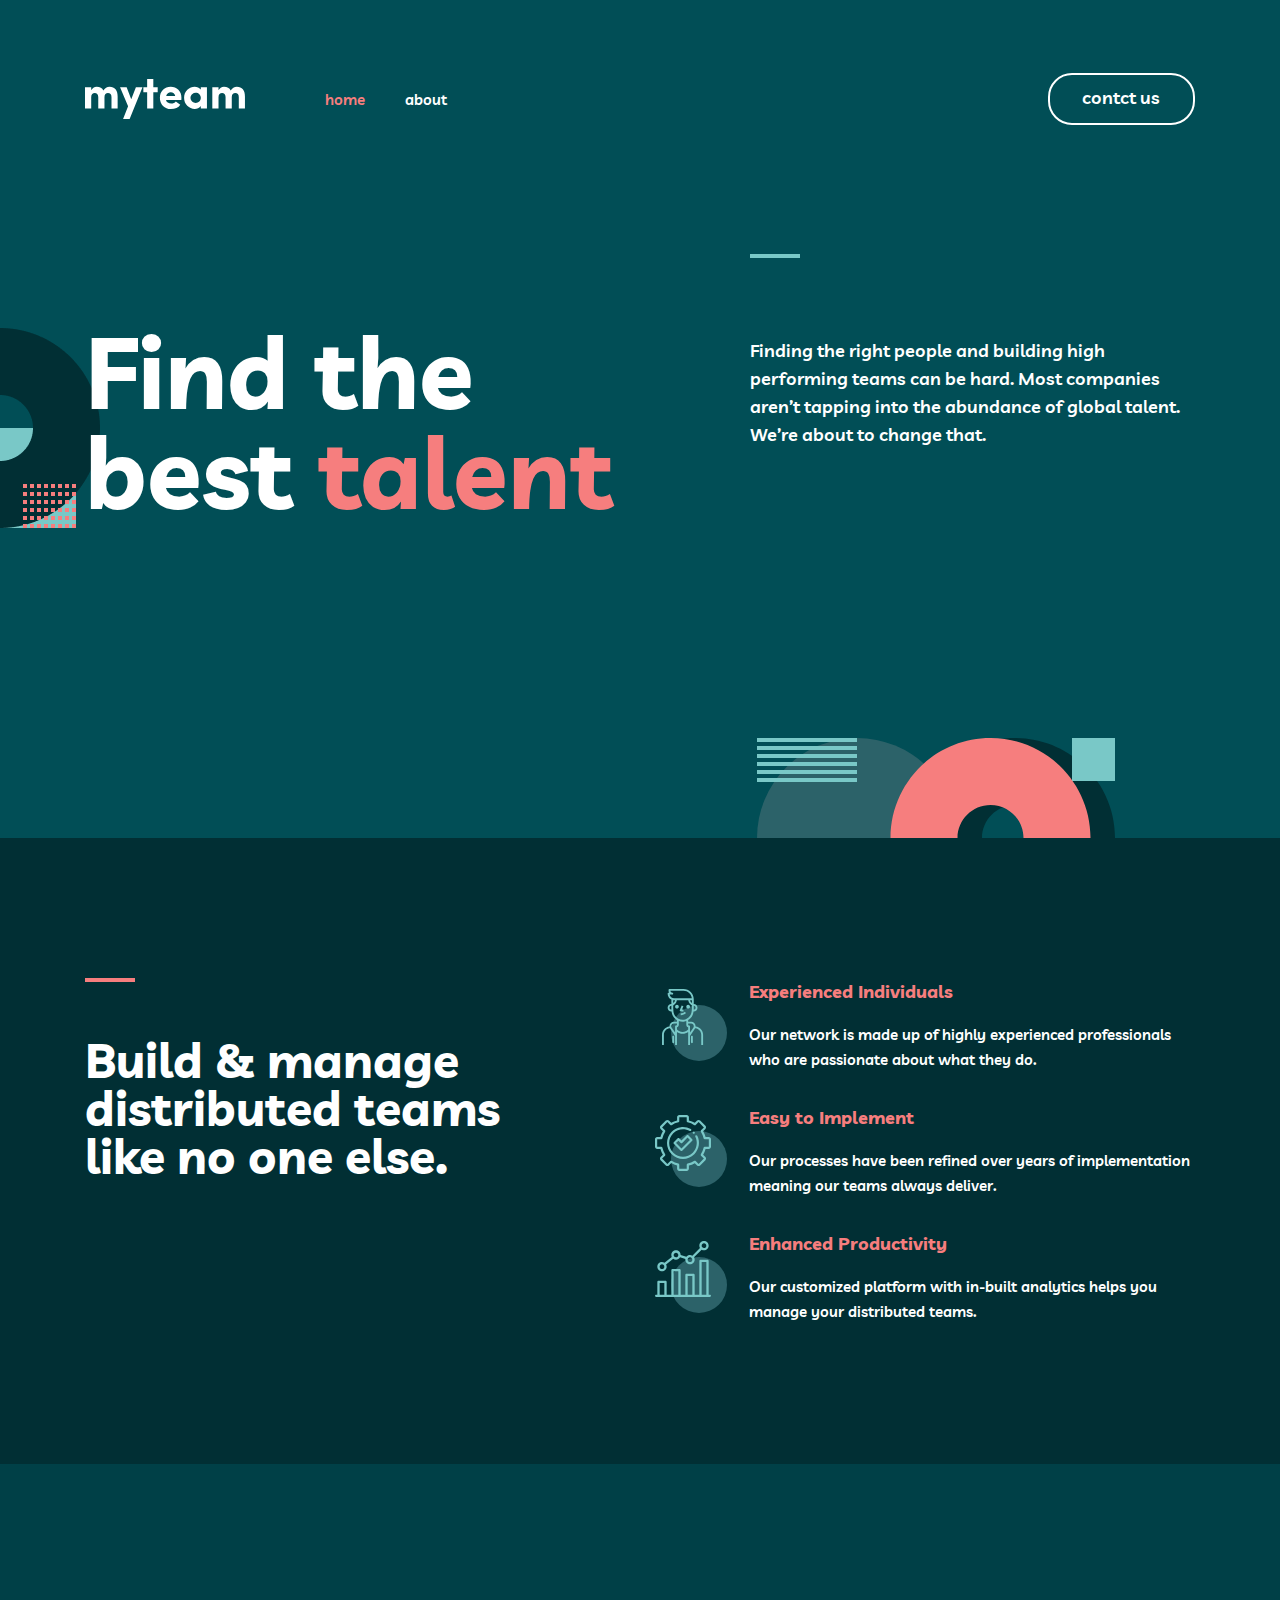
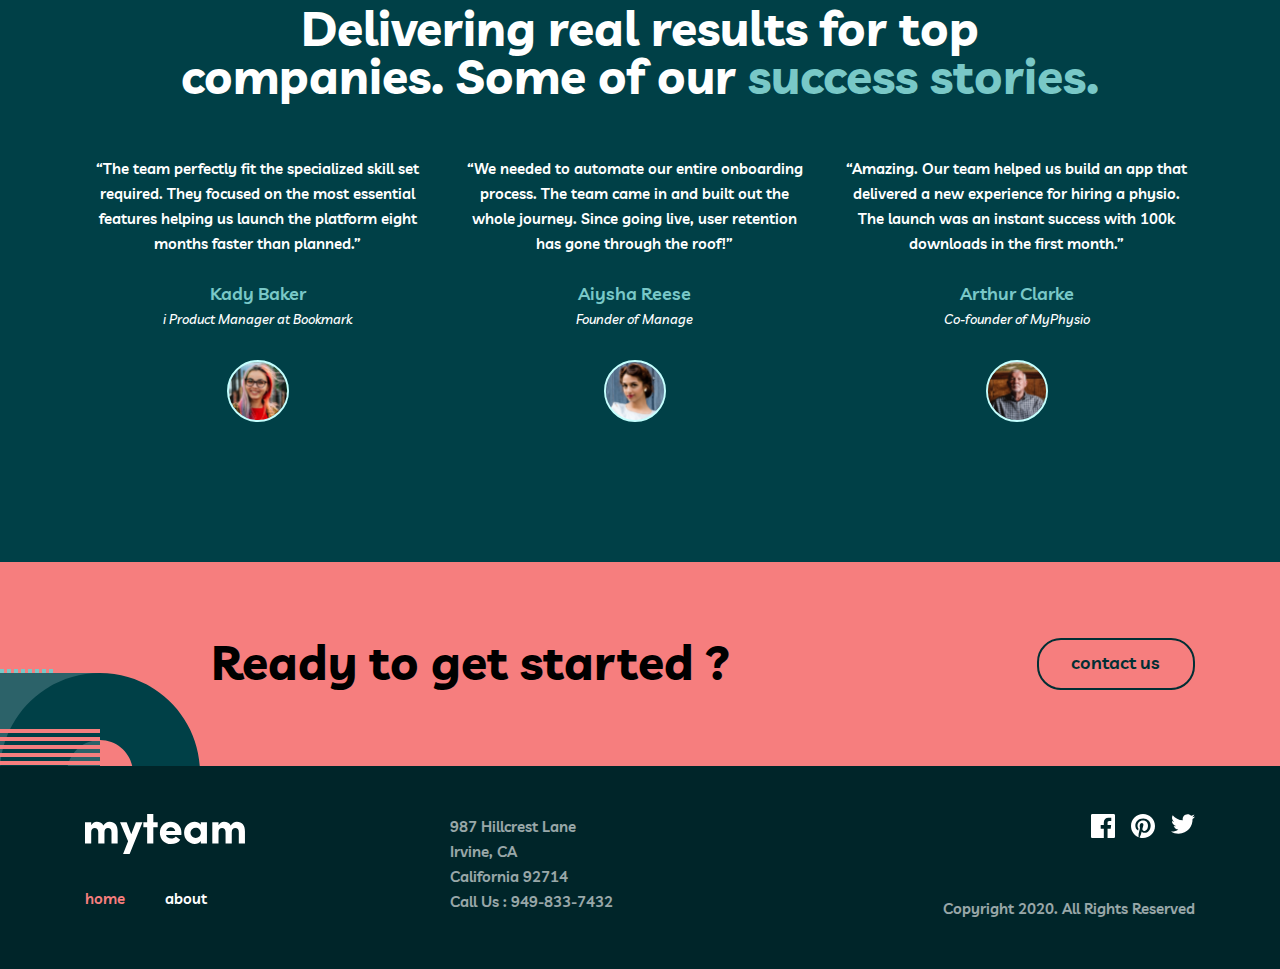
<file: index.html>
<!DOCTYPE html>
<html lang="en">
  <head>
    <meta charset="UTF-8" />
    <meta name="viewport" content="width=device-width, initial-scale=1.0" />
    <title>MyTeam</title>
    <link rel="stylesheet" href="./css/index.css" />
  </head>
  <body>
    <!-- header start -->
    <header class="header">
      <div class="header-container container">
        <!-- logo start -->
        <a class="sitelogo" href="#">
          <img
            class="site-logo-image"
            src="./images/myteam-logo.svg"
            alt=""
            width="160"
            height="40"
          />
        </a>
        <!-- logo end -->

        <!-- nav start -->
        <nav class="sitenav">
          <ul class="sitenav-list">
            <li class="sitenav-item">
              <a class="sitenav-link" href="#" id="active">home</a>
            </li>
            <li class="sitenav-item">
              <a class="sitenav-link" href="./pages/about.html">about</a>
            </li>
          </ul>
        </nav>
        <!-- nav end -->

        <!-- button start -->
        <a class="btn btn-white header-btn" href="./pages/contact.html"
          >contct us</a
        >
        <!-- button end -->
      </div>
    </header>
    <!-- header end -->

    <!-- main start -->
    <main class="main">
      <section class="hero">
        <div class="hero-container container">
          <h1 class="hero-title">
            Find the best <span class="orange-text">talent</span>
          </h1>
          <div class="hero-description">
            <div class="divider blue-divider hero-divider"></div>
            <p class="hero-description-text">
              Finding the right people and building high performing teams can be
              hard. Most companies aren’t tapping into the abundance of global
              talent. We’re about to change that.
            </p>
          </div>
        </div>
      </section>

      <section class="teams">
        <div class="teams-container container">
          <div class="teams-title-wrapper">
            <div class="divider orange-divider teams-divider"></div>
            <h2 class="teams-title">
              Build & manage distributed teams like no one else.
            </h2>
          </div>

          <ul class="teams-list">
            <li class="teams-item">
              <img class="teams-icon" src="./images/team-icon1.svg" alt="" />

              <div class="teams-content">
                <h3 class="teams-item-title">Experienced Individuals</h3>
                <p class="teams-description">
                  Our network is made up of highly experienced professionals who
                  are passionate about what they do.
                </p>
              </div>
            </li>

            <li class="teams-item">
              <img class="teams-icon" src="./images/team-icon2.svg" alt="" />

              <div class="teams-content">
                <h3 class="teams-item-title">Easy to Implement</h3>
                <p class="teams-description">
                  Our processes have been refined over years of implementation
                  meaning our teams always deliver.
                </p>
              </div>
            </li>

            <li class="teams-item">
              <img class="teams-icon" src="./images/team-icon3.svg" alt="" />

              <div class="teams-content">
                <h3 class="teams-item-title">Enhanced Productivity</h3>
                <p class="teams-description">
                  Our customized platform with in-built analytics helps you
                  manage your distributed teams.
                </p>
              </div>
            </li>
          </ul>
        </div>
      </section>

      <section class="story">
        <div class="story-container container">
          <h2 class="story-title">
            Delivering real results for top companies. Some of our
            <span class="blue-text">success stories.</span>
          </h2>
          <div class="story-list">
            <div class="story">
              <p class="story-description">
                “The team perfectly fit the specialized skill set required. They
                focused on the most essential features helping us launch the
                platform eight months faster than planned.”
              </p>
              <p class="story-owner">Kady Baker</p>
              <p class="owner-job">i Product Manager at Bookmark</p>
              <img class="owner-photo" src="./images/owner1.svg" alt="" />
            </div>

            <div class="story">
              <p class="story-description">
                “We needed to automate our entire onboarding process. The team
                came in and built out the whole journey. Since going live, user
                retention has gone through the roof!”
              </p>
              <p class="story-owner">Aiysha Reese</p>
              <p class="owner-job">Founder of Manage</p>
              <img class="owner-photo" src="./images/owner2.svg" alt="" />
            </div>

            <div class="story">
              <p class="story-description">
                “Amazing. Our team helped us build an app that delivered a new
                experience for hiring a physio. The launch was an instant
                success with 100k downloads in the first month.”
              </p>
              <p class="story-owner">Arthur Clarke</p>
              <p class="owner-job">Co-founder of MyPhysio</p>
              <img class="owner-photo" src="./images/owner3.svg" alt="" />
            </div>
          </div>
        </div>
      </section>
    </main>
    <!-- main end -->

    <!-- footer start -->
    <footer class="footer-p">
      <section class="footer-pink">
        <div class="footer-pink-container container">
          <div class="footer-pink-title-item">
            <h2 class="footer-pink-title">Ready to get started ?</h2>
          </div>
          <div class="footer-pink-link">
            <a class="btn footer-pink-btn" href="./pages/contact.html"
              >contact us</a
            >
          </div>
        </div>
      </section>

      <section class="footer-b">
        <div class="footer-container container">
          <div class="footer-nav">
            <a class="sitelogo" href="#">
              <img
                class="site-logo-image"
                src="./images/myteam-logo.svg"
                alt=""
                width="160"
                height="40"
              />
            </a>

            <nav class="sitenav">
              <ul class="sitenav-list">
                <li class="sitenav-item">
                  <a class="sitenav-link" href="#" id="active">home</a>
                </li>
                <li class="sitenav-item">
                  <a class="sitenav-link" href="./pages/about.html">about</a>
                </li>
              </ul>
            </nav>
          </div>
          <div class="footer-info">
            <address>
              987 Hillcrest Lane <br />
              Irvine, CA <br />
              California 92714 <br />
              Call Us :
              <a class="footer-tel" href="tel:949-833-7432">949-833-7432</a>
            </address>
          </div>
          <div class="footer-terms">
            <ul class="footer-socials">
              <li class="footer-socials-icon">
                <a class="footer-icon-link" href="#"
                  ><svg
                    width="24"
                    height="24"
                    viewBox="0 0 24 24"
                    fill="none"
                    xmlns="http://www.w3.org/2000/svg"
                  >
                    <path
                      d="M22.675 0H1.325C0.593 0 0 0.593 0 1.325V22.676C0 23.407 0.593 24 1.325 24H12.82V14.706H9.692V11.084H12.82V8.413C12.82 5.313 14.713 3.625 17.479 3.625C18.804 3.625 19.942 3.724 20.274 3.768V7.008L18.356 7.009C16.852 7.009 16.561 7.724 16.561 8.772V11.085H20.148L19.681 14.707H16.561V24H22.677C23.407 24 24 23.407 24 22.675V1.325C24 0.593 23.407 0 22.675 0Z"
                      fill="white"
                    /></svg
                ></a>
              </li>
              <li class="footer-socials-icon">
                <a class="footer-icon-link" href="#"
                  ><svg
                    width="24"
                    height="24"
                    viewBox="0 0 24 24"
                    fill="none"
                    xmlns="http://www.w3.org/2000/svg"
                  >
                    <path
                      d="M12 0C5.373 0 0 5.372 0 12C0 17.084 3.163 21.426 7.627 23.174C7.522 22.225 7.427 20.769 7.669 19.733C7.887 18.796 9.076 13.768 9.076 13.768C9.076 13.768 8.717 13.049 8.717 11.986C8.717 10.318 9.684 9.072 10.888 9.072C11.911 9.072 12.406 9.841 12.406 10.762C12.406 11.791 11.751 13.33 11.412 14.757C11.129 15.951 12.011 16.926 13.189 16.926C15.322 16.926 16.961 14.677 16.961 11.431C16.961 8.558 14.897 6.549 11.949 6.549C8.535 6.549 6.531 9.11 6.531 11.756C6.531 12.787 6.928 13.894 7.424 14.494C7.522 14.613 7.536 14.718 7.507 14.839L7.174 16.199C7.121 16.419 7 16.466 6.772 16.36C5.273 15.662 4.336 13.471 4.336 11.711C4.336 7.926 7.086 4.449 12.265 4.449C16.428 4.449 19.663 7.416 19.663 11.38C19.663 15.516 17.056 18.844 13.436 18.844C12.22 18.844 11.077 18.213 10.686 17.466L9.938 20.319C9.667 21.362 8.936 22.669 8.446 23.465C9.57 23.812 10.763 24 12 24C18.627 24 24 18.627 24 12C24 5.372 18.627 0 12 0Z"
                      fill="white"
                    /></svg
                ></a>
              </li>
              <li class="footer-socials-icon">
                <a class="footer-icon-link" href="#"
                  ><svg
                    width="24"
                    height="24"
                    viewBox="0 0 24 24"
                    fill="none"
                    xmlns="http://www.w3.org/2000/svg"
                  >
                    <path
                      d="M24 2.55699C23.117 2.94899 22.168 3.21299 21.172 3.33199C22.189 2.72299 22.97 1.75799 23.337 0.607986C22.386 1.17199 21.332 1.58199 20.21 1.80299C19.313 0.845986 18.032 0.247986 16.616 0.247986C13.437 0.247986 11.101 3.21399 11.819 6.29299C7.728 6.08799 4.1 4.12799 1.671 1.14899C0.381 3.36199 1.002 6.25699 3.194 7.72299C2.388 7.69699 1.628 7.47599 0.965 7.10699C0.911 9.38799 2.546 11.522 4.914 11.997C4.221 12.185 3.462 12.229 2.69 12.081C3.316 14.037 5.134 15.46 7.29 15.5C5.22 17.123 2.612 17.848 0 17.54C2.179 18.937 4.768 19.752 7.548 19.752C16.69 19.752 21.855 12.031 21.543 5.10599C22.505 4.41099 23.34 3.54399 24 2.55699Z"
                      fill="white"
                    />
                  </svg>
                </a>
              </li>
            </ul>
            <p class="footer-terms-text">Copyright 2020. All Rights Reserved</p>
          </div>
        </div>
      </section>
    </footer>
    <!-- footer end -->
  </body>
</html>
</file>
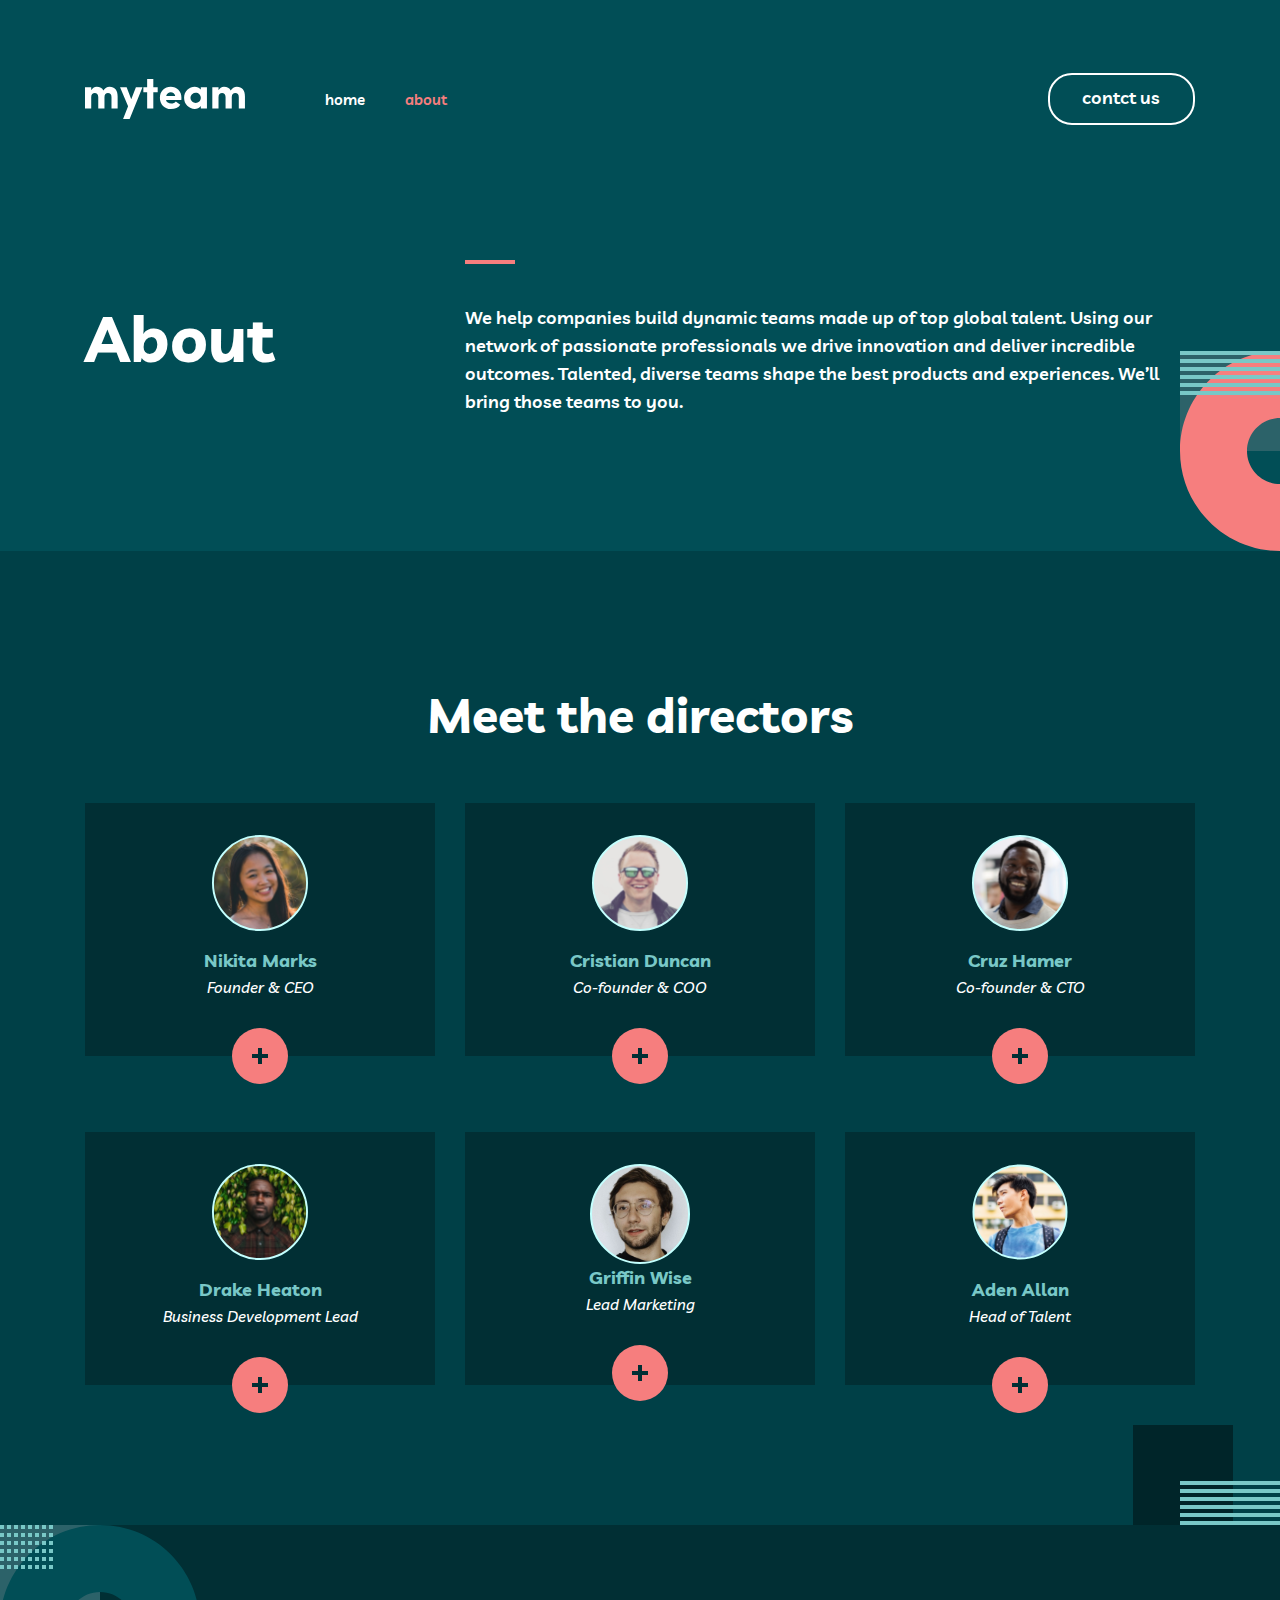
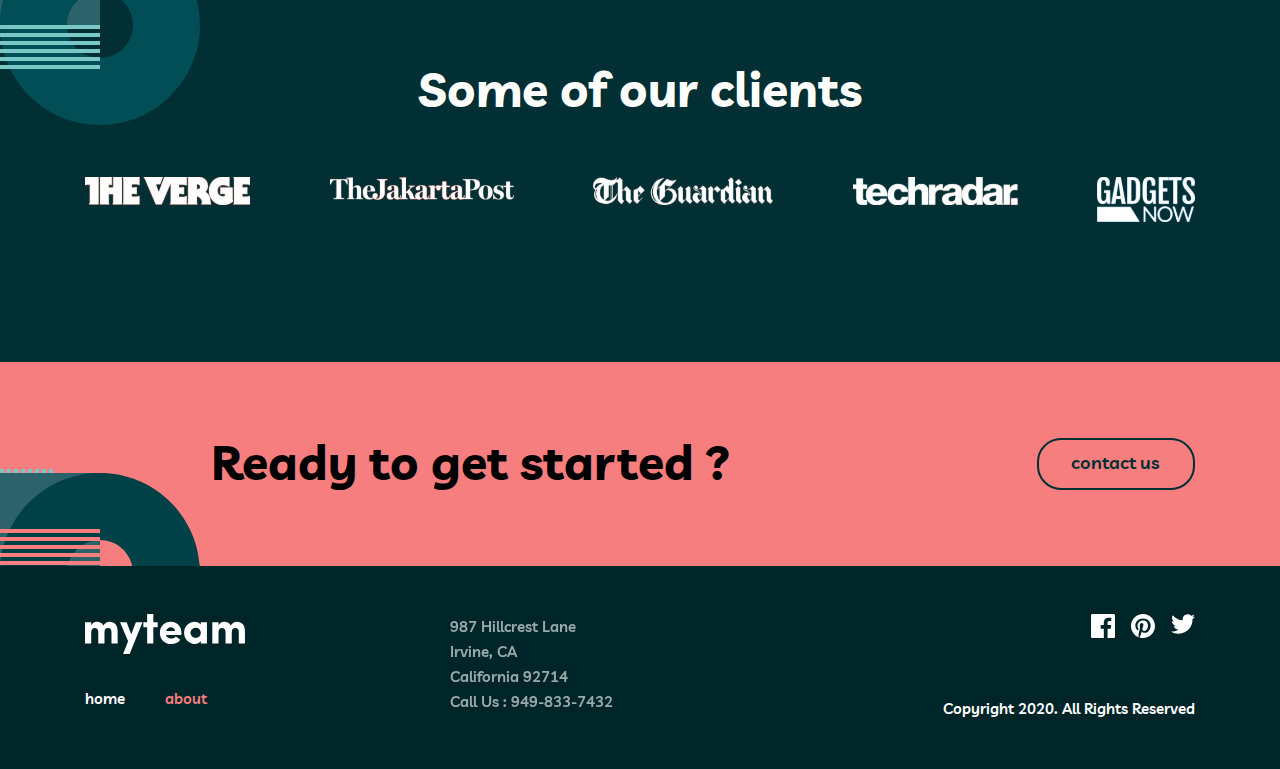
<file: pages/about.html>
<!DOCTYPE html>
<html lang="en">
  <head>
    <meta charset="UTF-8" />
    <meta name="viewport" content="width=device-width, initial-scale=1.0" />
    <title>myteam about</title>
    <link rel="stylesheet" href="../css/about.css" />
  </head>
  <body>
    <!-- header start -->
    <header class="header">
      <div class="header-container container">
        <!-- logo start -->
        <a class="sitelogo" href="#">
          <img
            class="site-logo-image"
            src="../images/myteam-logo.svg"
            alt=""
            width="160"
            height="40"
          />
        </a>
        <!-- logo end -->

        <!-- nav start -->
        <nav class="sitenav">
          <ul class="sitenav-list">
            <li class="sitenav-item">
              <a class="sitenav-link" href="../index.html">home</a>
            </li>
            <li class="sitenav-item">
              <a class="sitenav-link" href="#" id="active">about</a>
            </li>
          </ul>
        </nav>
        <!-- nav end -->

        <!-- button start -->
        <a class="btn btn-white header-btn" href="../pages/contact.html"
          >contct us</a
        >
        <!-- button end -->
      </div>
    </header>
    <!-- header end -->
    <main class="main">
      <section class="hero">
        <div class="hero-container container">
          <h1 class="hero-title">About</h1>
          <div class="hero-content">
            <div class="divider orange-divider hero-divider"></div>
            <p class="hero-description">
              We help companies build dynamic teams made up of top global
              talent. Using our network of passionate professionals we drive
              innovation and deliver incredible outcomes. Talented, diverse
              teams shape the best products and experiences. We’ll bring those
              teams to you.
            </p>
          </div>
        </div>
      </section>

      <section class="directors">
        <div class="directors-container container">
          <h2 class="directors-title">Meet the directors</h2>
          <ul class="directors-list">
            <li class="directors-item">
              <img
                src="../images/first-director.svg"
                alt=""
                class="directors-ava"
              />
              <h3 class="directors-name">Nikita Marks</h3>
              <i class="directors-job">Founder & CEO</i>
              <button class="directors-btn">
                <img src="../images/plus.icon.svg" alt="" class="plus-image" />
              </button>
            </li>
            <li class="directors-item">
              <img
                src="../images/cristian.svg"
                alt="ava-of-director"
                class="directors-ava"
              />
              <h3 class="directors-name">Cristian Duncan</h3>
              <i class="directors-job">Co-founder & COO</i>
              <button class="directors-btn">
                <img src="../images/plus.icon.svg" alt="" class="plus-image" />
              </button>
            </li>
            <li class="directors-item">
              <img
                src="../images/cruz.svg"
                alt="ava-of-director"
                class="directors-ava"
              />
              <h3 class="directors-name">Cruz Hamer</h3>
              <i class="directors-job">Co-founder & CTO</i>
              <button class="directors-btn">
                <img src="../images/plus.icon.svg" alt="" class="plus-image" />
              </button>
            </li>
            <li class="directors-item">
              <img
                src="../images/drake.svg"
                alt="ava-of-director"
                class="directors-ava"
              />
              <h3 class="directors-name">Drake Heaton</h3>
              <i class="directors-job">Business Development Lead</i>
              <button class="directors-btn">
                <img src="../images/plus.icon.svg" alt="" class="plus-image" />
              </button>
            </li>
            <li class="directors-item">
              <img src="../images/griffin.svg" alt=ava-of-director "" >
              <h3 class="directors-name">Griffin Wise</h3>
              <i class="directors-job">Lead Marketing</i>
              <button class="directors-btn">
                <img src="../images/plus.icon.svg" alt="" class="plus-image" />
              </button>
            </li>
            <li class="directors-item">
              <img
                src="../images/adan.ava.svg"
                alt="ava-of-director"
                class="directors-ava"
              />
              <h3 class="directors-name">Aden Allan</h3>
              <i class="directors-job">Head of Talent</i>
              <button class="directors-btn">
                <img src="../images/plus.icon.svg" alt="" class="plus-image" />
              </button>
            </li>
          </ul>
        </div>
      </section>

      <section class="clients">
        <div class="clients-container container">
          <h2 class="clients-title">Some of our clients</h2>
          <ul class="clients-list">
            <li class="clients-name">
              <img class="clients-item" src="../images/verge.svg" alt="#" />
            </li>
            <li class="clients-name">
              <img class="clients-item" src="../images/jakarta.svg" alt="#" />
            </li>
            <li class="clients-name">
              <img class="clients-item" src="../images/guardian.svg" alt="#" />
            </li>
            <li class="clients-name">
              <img class="clients-item" src="../images/techrader.svg" alt="#" />
            </li>
            <li class="clients-name">
              <img
                class="clients-item"
                src="../images/gadgets-now.svg"
                alt="#"
              />
            </li>
          </ul>
        </div>
      </section>
    </main>
    <!-- main start -->

    <!-- main end -->

    <!-- footer start -->
    <footer class="footer-p">
      <section class="footer-pink">
        <div class="footer-pink-container container">
          <div class="footer-pink-title-item">
            <h2 class="footer-pink-title">Ready to get started ?</h2>
          </div>
          <div class="footer-pink-link">
            <a class="btn footer-pink-btn" href="../pages/contact.html"
              >contact us</a
            >
          </div>
        </div>
      </section>

      <section class="footer-b">
        <div class="footer-container container">
          <div class="footer-nav">
            <a class="sitelogo" href="#">
              <img
                class="site-logo-image"
                src="../images/myteam-logo.svg"
                alt=""
                width="160"
                height="40"
              />
            </a>

            <nav class="sitenav">
              <ul class="sitenav-list">
                <li class="sitenav-item">
                  <a class="sitenav-link" href="../index.html">home</a>
                </li>
                <li class="sitenav-item">
                  <a class="sitenav-link" href="#" id="active">about</a>
                </li>
              </ul>
            </nav>
          </div>
          <div class="footer-info">
            <address>
              987 Hillcrest Lane <br />
              Irvine, CA <br />
              California 92714 <br />
              Call Us :
              <a class="footer-tel" href="tel:949-833-7432">949-833-7432</a>
            </address>
          </div>
          <div class="footer-terms">
            <ul class="footer-socials">
              <li class="footer-socials-icon">
                <a class="footer-icon-link" href="#"
                  ><svg
                    width="24"
                    height="24"
                    viewBox="0 0 24 24"
                    fill="none"
                    xmlns="http://www.w3.org/2000/svg"
                  >
                    <path
                      d="M22.675 0H1.325C0.593 0 0 0.593 0 1.325V22.676C0 23.407 0.593 24 1.325 24H12.82V14.706H9.692V11.084H12.82V8.413C12.82 5.313 14.713 3.625 17.479 3.625C18.804 3.625 19.942 3.724 20.274 3.768V7.008L18.356 7.009C16.852 7.009 16.561 7.724 16.561 8.772V11.085H20.148L19.681 14.707H16.561V24H22.677C23.407 24 24 23.407 24 22.675V1.325C24 0.593 23.407 0 22.675 0Z"
                      fill="white"
                    /></svg
                ></a>
              </li>
              <li class="footer-socials-icon">
                <a class="footer-icon-link" href="#"
                  ><svg
                    width="24"
                    height="24"
                    viewBox="0 0 24 24"
                    fill="none"
                    xmlns="http://www.w3.org/2000/svg"
                  >
                    <path
                      d="M12 0C5.373 0 0 5.372 0 12C0 17.084 3.163 21.426 7.627 23.174C7.522 22.225 7.427 20.769 7.669 19.733C7.887 18.796 9.076 13.768 9.076 13.768C9.076 13.768 8.717 13.049 8.717 11.986C8.717 10.318 9.684 9.072 10.888 9.072C11.911 9.072 12.406 9.841 12.406 10.762C12.406 11.791 11.751 13.33 11.412 14.757C11.129 15.951 12.011 16.926 13.189 16.926C15.322 16.926 16.961 14.677 16.961 11.431C16.961 8.558 14.897 6.549 11.949 6.549C8.535 6.549 6.531 9.11 6.531 11.756C6.531 12.787 6.928 13.894 7.424 14.494C7.522 14.613 7.536 14.718 7.507 14.839L7.174 16.199C7.121 16.419 7 16.466 6.772 16.36C5.273 15.662 4.336 13.471 4.336 11.711C4.336 7.926 7.086 4.449 12.265 4.449C16.428 4.449 19.663 7.416 19.663 11.38C19.663 15.516 17.056 18.844 13.436 18.844C12.22 18.844 11.077 18.213 10.686 17.466L9.938 20.319C9.667 21.362 8.936 22.669 8.446 23.465C9.57 23.812 10.763 24 12 24C18.627 24 24 18.627 24 12C24 5.372 18.627 0 12 0Z"
                      fill="white"
                    /></svg
                ></a>
              </li>
              <li class="footer-socials-icon">
                <a class="footer-icon-link" href="#"
                  ><svg
                    width="24"
                    height="24"
                    viewBox="0 0 24 24"
                    fill="none"
                    xmlns="http://www.w3.org/2000/svg"
                  >
                    <path
                      d="M24 2.55699C23.117 2.94899 22.168 3.21299 21.172 3.33199C22.189 2.72299 22.97 1.75799 23.337 0.607986C22.386 1.17199 21.332 1.58199 20.21 1.80299C19.313 0.845986 18.032 0.247986 16.616 0.247986C13.437 0.247986 11.101 3.21399 11.819 6.29299C7.728 6.08799 4.1 4.12799 1.671 1.14899C0.381 3.36199 1.002 6.25699 3.194 7.72299C2.388 7.69699 1.628 7.47599 0.965 7.10699C0.911 9.38799 2.546 11.522 4.914 11.997C4.221 12.185 3.462 12.229 2.69 12.081C3.316 14.037 5.134 15.46 7.29 15.5C5.22 17.123 2.612 17.848 0 17.54C2.179 18.937 4.768 19.752 7.548 19.752C16.69 19.752 21.855 12.031 21.543 5.10599C22.505 4.41099 23.34 3.54399 24 2.55699Z"
                      fill="white"
                    />
                  </svg>
                </a>
              </li>
            </ul>
            <p class="footer-terms">Copyright 2020. All Rights Reserved</p>
          </div>
        </div>
      </section>
    </footer>
    <!-- footer end -->
  </body>
</html>
</file>
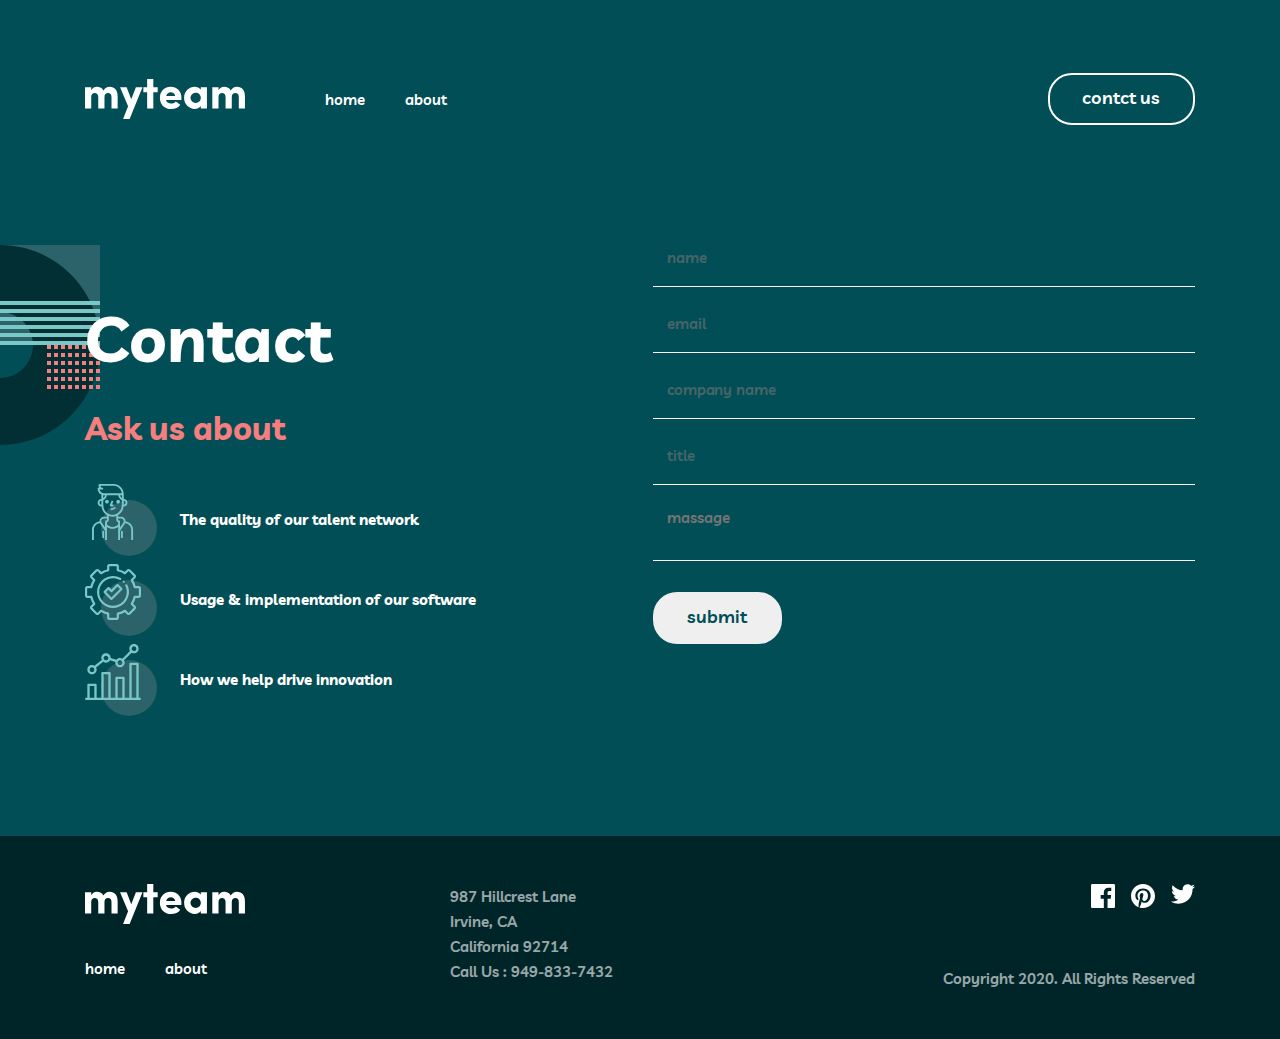
<file: pages/contact.html>
<!DOCTYPE html>
<html lang="en">
  <head>
    <meta charset="UTF-8" />
    <meta name="viewport" content="width=device-width, initial-scale=1.0" />
    <title>Contact</title>
    <link rel="stylesheet" href="../css/global.css" />
    <link rel="stylesheet" href="../css/contact.css" />
  </head>
  <body>
    <!-- header start -->
    <header class="header">
      <div class="header-container container">
        <!-- logo start -->
        <a class="sitelogo" href="#">
          <img
            class="site-logo-image"
            src="../images/myteam-logo.svg"
            alt=""
            width="160"
            height="40"
          />
        </a>
        <!-- logo end -->

        <!-- nav start -->
        <nav class="sitenav">
          <ul class="sitenav-list">
            <li class="sitenav-item">
              <a class="sitenav-link" href="../index.html">home</a>
            </li>
            <li class="sitenav-item">
              <a class="sitenav-link" href="../pages/about.html">about</a>
            </li>
          </ul>
        </nav>
        <!-- nav end -->

        <!-- button start -->
        <a class="btn btn-white header-btn" href="#" id="contact-active"
          >contct us</a
        >
        <!-- button end -->
      </div>
    </header>
    <!-- header end -->

    <!-- main start  -->
    <main class="main">
      <section class="hero">
        <div class="hero-container container">
          <div class="hero-content">
            <h1 class="hero-content-title">Contact</h1>
            <h2 class="hero-content-subtitle orange-text">Ask us about</h2>
            <ul class="hero-content-list">
              <li class="hero-content-item">
                <img
                  src="../images/team-icon1.svg"
                  alt=""
                  class="hero-content-image"
                  width="72"
                  height="72"
                />
                <p class="hero-content-description">
                  The quality of our talent network
                </p>
              </li>
              <li class="hero-content-item">
                <img
                  src="../images/team-icon2.svg"
                  alt=""
                  class="hero-content-image"
                  width="72"
                  height="72"
                />
                <p class="hero-content-description">
                  Usage & implementation of our software
                </p>
              </li>
              <li class="hero-content-item">
                <img
                  src="../images/team-icon3.svg"
                  alt=""
                  class="hero-content-image"
                  width="72"
                  height="72"
                />
                <p class="hero-content-description">
                  How we help drive innovation
                </p>
              </li>
            </ul>
          </div>
          <div class="hero-form-wrapper">
            <form class="hero-form">
              <div class="hero-form-control">
                <input
                  class="hero-form-input"
                  type="text"
                  placeholder="name"
                  required
                />
              </div>
              <div class="hero-form-control">
                <input
                  class="hero-form-input"
                  type="email"
                  placeholder="email"
                  required
                />
              </div>
              <div class="hero-form-control">
                <input
                  class="hero-form-input"
                  type="text"
                  placeholder="company name"
                  required
                />
              </div>
              <div class="hero-form-control">
                <input
                  class="hero-form-input"
                  type="text"
                  placeholder="title"
                  required
                />
              </div>
              <div class="hero-form-control">
                <textarea
                  class="form-textarea"
                  name=""
                  id=""
                  placeholder="massage"
                ></textarea>
              </div>
              <button type="submit" class="btn white-btn form-btn">
                submit
              </button>
            </form>
          </div>
        </div>
      </section>
    </main>
    <!-- main end -->

    <section class="footer-b">
      <div class="footer-container container">
        <div class="footer-nav">
          <a class="sitelogo" href="#">
            <img
              class="site-logo-image"
              src="../images/myteam-logo.svg"
              alt=""
              width="160"
              height="40"
            />
          </a>

          <nav class="sitenav">
            <ul class="sitenav-list">
              <li class="sitenav-item">
                <a class="sitenav-link" href="../index.html">home</a>
              </li>
              <li class="sitenav-item">
                <a class="sitenav-link" href="../pages/about.html">about</a>
              </li>
            </ul>
          </nav>
        </div>
        <div class="footer-info">
          <address>
            987 Hillcrest Lane <br />
            Irvine, CA <br />
            California 92714 <br />
            Call Us :
            <a class="footer-tel" href="tel:949-833-7432">949-833-7432</a>
          </address>
        </div>
        <div class="footer-terms">
          <ul class="footer-socials">
            <li class="footer-socials-icon">
              <a class="footer-icon-link" href="#"
                ><svg
                  width="24"
                  height="24"
                  viewBox="0 0 24 24"
                  fill="none"
                  xmlns="http://www.w3.org/2000/svg"
                >
                  <path
                    d="M22.675 0H1.325C0.593 0 0 0.593 0 1.325V22.676C0 23.407 0.593 24 1.325 24H12.82V14.706H9.692V11.084H12.82V8.413C12.82 5.313 14.713 3.625 17.479 3.625C18.804 3.625 19.942 3.724 20.274 3.768V7.008L18.356 7.009C16.852 7.009 16.561 7.724 16.561 8.772V11.085H20.148L19.681 14.707H16.561V24H22.677C23.407 24 24 23.407 24 22.675V1.325C24 0.593 23.407 0 22.675 0Z"
                    fill="white"
                  /></svg
              ></a>
            </li>
            <li class="footer-socials-icon">
              <a class="footer-icon-link" href="#"
                ><svg
                  width="24"
                  height="24"
                  viewBox="0 0 24 24"
                  fill="none"
                  xmlns="http://www.w3.org/2000/svg"
                >
                  <path
                    d="M12 0C5.373 0 0 5.372 0 12C0 17.084 3.163 21.426 7.627 23.174C7.522 22.225 7.427 20.769 7.669 19.733C7.887 18.796 9.076 13.768 9.076 13.768C9.076 13.768 8.717 13.049 8.717 11.986C8.717 10.318 9.684 9.072 10.888 9.072C11.911 9.072 12.406 9.841 12.406 10.762C12.406 11.791 11.751 13.33 11.412 14.757C11.129 15.951 12.011 16.926 13.189 16.926C15.322 16.926 16.961 14.677 16.961 11.431C16.961 8.558 14.897 6.549 11.949 6.549C8.535 6.549 6.531 9.11 6.531 11.756C6.531 12.787 6.928 13.894 7.424 14.494C7.522 14.613 7.536 14.718 7.507 14.839L7.174 16.199C7.121 16.419 7 16.466 6.772 16.36C5.273 15.662 4.336 13.471 4.336 11.711C4.336 7.926 7.086 4.449 12.265 4.449C16.428 4.449 19.663 7.416 19.663 11.38C19.663 15.516 17.056 18.844 13.436 18.844C12.22 18.844 11.077 18.213 10.686 17.466L9.938 20.319C9.667 21.362 8.936 22.669 8.446 23.465C9.57 23.812 10.763 24 12 24C18.627 24 24 18.627 24 12C24 5.372 18.627 0 12 0Z"
                    fill="white"
                  /></svg
              ></a>
            </li>
            <li class="footer-socials-icon">
              <a class="footer-icon-link" href="#"
                ><svg
                  width="24"
                  height="24"
                  viewBox="0 0 24 24"
                  fill="none"
                  xmlns="http://www.w3.org/2000/svg"
                >
                  <path
                    d="M24 2.55699C23.117 2.94899 22.168 3.21299 21.172 3.33199C22.189 2.72299 22.97 1.75799 23.337 0.607986C22.386 1.17199 21.332 1.58199 20.21 1.80299C19.313 0.845986 18.032 0.247986 16.616 0.247986C13.437 0.247986 11.101 3.21399 11.819 6.29299C7.728 6.08799 4.1 4.12799 1.671 1.14899C0.381 3.36199 1.002 6.25699 3.194 7.72299C2.388 7.69699 1.628 7.47599 0.965 7.10699C0.911 9.38799 2.546 11.522 4.914 11.997C4.221 12.185 3.462 12.229 2.69 12.081C3.316 14.037 5.134 15.46 7.29 15.5C5.22 17.123 2.612 17.848 0 17.54C2.179 18.937 4.768 19.752 7.548 19.752C16.69 19.752 21.855 12.031 21.543 5.10599C22.505 4.41099 23.34 3.54399 24 2.55699Z"
                    fill="white"
                  />
                </svg>
              </a>
            </li>
          </ul>
          <p class="footer-terms-text">Copyright 2020. All Rights Reserved</p>
        </div>
      </div>
    </section>
  </body>
</html>
</file>
<file: css/index.css>
@import url(./global.css);

/* main start */

/* hero start  */
.main {
}
.hero {
  padding-top: 56px;
  background-color: #014e56;
  color: #ffffff;
  padding-bottom: 250px;
  background-image: url("../images/hero-left.png"), url("../images/hero-rb.svg");
  background-repeat: no-repeat;
  background-position: left -100px top 130px, right 165px bottom -100px;
}
.hero-container {
  display: flex;
  justify-content: space-between;
}

.hero-divider {
  margin-bottom: 79px;
}

.hero-title {
  font-size: 100px;
  line-height: 100px;
  width: 535px;
}

.hero-description {
  width: 100%;
  max-width: 445px;
}

.hero-description-text {
  font-size: 18px;
  line-height: 28px;
}
/* hero end */

/* teams start  */
.teams {
  background-color: #012f34;
}
.teams-container {
  display: flex;
  padding-top: 140px;
  padding-bottom: 140px;
}

.teams-benefits {
  display: flex;
}

.benefits-item {
  display: flex;
  flex-direction: column;
}

.teams-title {
  color: #ffffff;
  font-size: 48px;
  line-height: 48px;
  width: 445px;
}
.teams-list {
  display: flex;
  flex-direction: column;
  justify-items: center;
  gap: 32px;
}
.teams-item {
}
.teams-icon {
}
.teams-item-title {
  color: #f67e7e;
  font-size: 18px;
  line-height: 28px;
  margin-bottom: 16px;
}
.teams-description {
  color: #ffffff;
}
/* teams end */

/* story start */
.story {
  background-color: #004047;
}
.story-container {
  display: flex;
  flex-direction: column;
  align-items: center;
  padding-bottom: 140px;
}

.story-title {
  margin-top: 140px;
  margin-bottom: 56px;
  color: #ffffff;
  align-items: center;
  font-size: 48px;
  line-height: 48px;
  width: 932px;
}
.blue-text {
  color: #79c8c7;
}
.story-list {
  display: flex;

  gap: 30px;
}
.story-description {
  color: #ffffff;
  margin-bottom: 24px;
}
.story-owner {
  margin-bottom: 2px;
  color: #79c8c7;
  font-size: 18px;
  line-height: 28px;
}
.owner-job {
  font-style: italic;
  color: #ffffff;
  font-weight: 500;
  font-size: 13px;
  line-height: 18px;
  margin-bottom: 32px;
}
.owner-photo {
  width: 62px;
  height: 62px;
}

/* story end */

/* main start */

/* hero start  */

.hero {
  padding-top: 56px;
  background-color: #014e56;
  color: #ffffff;
  padding-bottom: 250px;
  background-image: url("../images/hero-left.png"), url("../images/hero-rb.svg");
  background-repeat: no-repeat;
  background-position: left -100px top 130px, right 165px bottom -100px;
}
.hero-container {
  display: flex;
  justify-content: space-between;
}

.hero-divider {
  margin-bottom: 79px;
}

.hero-title {
  font-size: 100px;
  line-height: 100px;
  width: 535px;
}

.hero-description {
  width: 100%;
  max-width: 445px;
}

.hero-description-text {
  font-size: 18px;
  line-height: 28px;
}
/* hero end */

/* teams start  */
.teams {
  background-color: #012f34;
}
.teams-container {
  display: flex;
  padding-top: 140px;
  padding-bottom: 140px;
}

.teams-benefits {
  display: flex;
}

.benefits-item {
  display: flex;
  flex-direction: column;
}

.teams-title {
  color: #ffffff;
  font-size: 48px;
  line-height: 48px;
  width: 100%;
  max-width: 445px;
}
.teams-list {
  display: flex;
  flex-direction: column;
  justify-items: center;
  gap: 32px;
  width: 100%;
  max-width: 540px;
  margin-left: 125px;
}
.teams-item {
  display: flex;
}
.teams-icon {
  margin-right: 22px;
}
.teams-item-title {
  color: #f67e7e;
  font-size: 18px;
  line-height: 28px;
  margin-bottom: 16px;
}
.teams-description {
  color: #ffffff;
  font-size: 15px;
  line-height: 25px;
}

.teams-content {
  display: flex;
  flex-direction: column;
}

.teams-divider {
  width: 100%;
  max-width: 50px;
  height: 4px;
  margin-bottom: 54px;
}

.teams-title-wrapper {
  display: flex;
  flex-direction: column;
}

/* teams end */

/* story start */
.story {
  background-color: #004047;
}
.story-container {
  display: flex;
  flex-direction: column;
  align-items: center;
  padding-bottom: 140px;
}

.story-title {
  margin-top: 140px;
  margin-bottom: 56px;
  color: #ffffff;
  align-items: center;
  font-size: 48px;
  line-height: 48px;
  width: 932px;
  text-align: center;
}
.blue-text {
  color: #79c8c7;
}
.story-list {
  display: flex;

  text-align: center;
  gap: 30px;
}
.story-description {
  color: #ffffff;
  margin-bottom: 24px;
}
.story-owner {
  margin-bottom: 2px;
  color: #79c8c7;
  font-size: 18px;
  line-height: 28px;
}
.owner-job {
  font-style: italic;
  color: #ffffff;
  font-weight: 500;
  font-size: 13px;
  line-height: 18px;
  margin-bottom: 32px;
}
.owner-photo {
  width: 62px;
  height: 62px;
  margin-right: auto;
  margin-left: auto;
}

/* story end */
</file>
<file: css/about.css>
@import url(./global.css);

/* hero start  */
.hero {
  padding-top: 47px;
  padding-bottom: 120px;
  color: #ffff;
  background-image: url(../images/about-bg.svg);
  background-repeat: no-repeat;
  background-position: right -100px bottom;
}
.hero-container {
  display: flex;
  justify-content: space-between;
  align-items: center;
}

.hero-title {
  font-size: 64px;
  line-height: 100px;
}
.hero-content {
  width: 100%;
  max-width: 730px;
}

.hero-divider {
  margin-bottom: 40px;
}

.hero-description {
  font-size: 18px;
  line-height: 28px;
}

/* hero end  */

/* ditectors start */
.directors {
  background-color: #004047;
  padding-top: 140px;
  padding-bottom: 140px;
  color: #ffff;
  background-image: url(../images/directors-t-bg.svg);
  background-repeat: no-repeat;
  background-position: left -100px top;
  background-image: url(../images/directors-b-bg.svg);
  background-repeat: no-repeat;
  background-position: right bottom;
}
.directors-container {
}

.directors-title {
  font-size: 48px;
  line-height: 48px;
  text-align: center;
  margin-bottom: 64px;
}
.directors-list {
  display: flex;

  flex-wrap: wrap;
  row-gap: 76px;
  column-gap: 30px;
}
.directors-item {
  width: 100%;
  max-width: 350px;
  background-color: #012f34;
  padding: 32px 24px 0 24px;
  flex-shrink: 0;
  display: flex;
  flex-direction: column;
  align-items: center;
}
.directors-ava {
  width: 96px;
  height: 96px;
  margin-bottom: 16px;
}
.directors-name {
  font-size: 18px;
  line-height: 28px;
  color: #79c8c7;
}
.directors-job {
  font-size: 15px;
  font-weight: 500;
}
.directors-btn {
  background-color: #f67e7e;
  width: 56px;
  height: 56px;
  display: flex;
  justify-content: center;
  align-items: center;
  border-radius: 50%;
  border: 0;
  cursor: pointer;
  margin-bottom: -28px;
  margin-top: 28px;
}
.plus-image {
}
/* ditectors end */

/* clients start  */
.clients {
  background-color: #012f34;
  padding-top: 140px;
  padding-bottom: 140px;
  color: #ffff;
  background-image: url(../images/clients-bg-left.svg);
  background-position: left top;
  background-repeat: no-repeat;
}
.clients-container {
  display: flex;
  flex-direction: column;
}

.clients-title {
  font-size: 48px;
  line-height: 48px;
  text-align: center;
  margin-bottom: 64px;
}
.clients-list {
  display: flex;
  justify-content: space-between;
}
.clients-name {
}
.clients-item {
}
/* clients end  */
</file>
<file: css/contact.css>
@import url(../css/global.css);

/* #contact-active {
  width: 100%;
  max-width: 153px;
  height: 48px;
  border: 3px solid white;
  background-color: black;
  color: white;
}   */

/* hero start */
.hero {
  padding-top: 47px;
  padding-bottom: 120px;
  color: white;
  background-image: url(../images/contact-l-bg.svg);
  background-repeat: no-repeat;
  background-position: top 47px left;
}
.hero-container {
  display: flex;
  justify-content: space-between;
}

.hero-content-title {
  font-size: 64px;
  line-height: 100px;
  margin-bottom: 16px;
}
.hero-content-subtitle {
  font-size: 32px;
  line-height: 48px;
  margin-bottom: 32px;
}
.hero-content-list {
  display: flex;
  flex-direction: column;
  gap: 8px;
}
.hero-content-item {
  align-items: center;
  display: flex;
  gap: 23px;
}
.hero-content-description {
  font-weight: 700;
}
/* hero end */

/* form start  */
.hero-form-wrapper {
  width: 100%;
  max-width: 542px;
}

.hero-form {
  width: 100%;
  display: flex;
  flex-direction: column;
  align-items: flex-start;
  gap: 24px;
}

input {
  background-color: transparent;
  border: 0;
}

.hero-form-control {
  width: 100%;
}

.hero-form-control:last-child {
  margin-bottom: 14px;
}

.hero-form-input {
  width: 100%;
  border-bottom: 1px solid white;
  padding: 0 0 16px 14px;
  color: white;
  font-size: 15px;
  line-height: 25px;
  letter-spacing: -0.12px;
  font-weight: 600;
}

.hero-form-input::placeholder {
  opacity: 0.6;
}

.form-textarea {
  width: 100%;
  background-color: transparent;
  border: 0;
  border-bottom: 1px solid white;
  color: white;
  resize: none;
  padding: 0 0 16px 14px;
}

.hero-form-input:focus,
.form-textarea:focus {
  outline: none;
}

.form-btn {
  cursor: pointer;
  color: #014e56;
  &:hover {
    background-color: #014e56;
    color: white;
    border: 1px solid white;
  }
  &:active {
    cursor: progress;
  }
}
/* form end */
</file>
<file: css/global.css>
@import url(./normalize.css);

/* livvic-500italic - latin */
@font-face {
  font-display: swap; /* Check https://developer.mozilla.org/en-US/docs/Web/CSS/@font-face/font-display for other options. */
  font-family: "Livvic";
  font-style: italic;
  font-weight: 500;
  src: url("../fonts/livvic-v14-latin-500italic.woff2") format("woff2"); /* Chrome 36+, Opera 23+, Firefox 39+, Safari 12+, iOS 10+ */
}
/* livvic-600 - latin */
@font-face {
  font-display: swap; /* Check https://developer.mozilla.org/en-US/docs/Web/CSS/@font-face/font-display for other options. */
  font-family: "Livvic";
  font-style: normal;
  font-weight: 600;
  src: url("../fonts/livvic-v14-latin-600.woff2") format("woff2"); /* Chrome 36+, Opera 23+, Firefox 39+, Safari 12+, iOS 10+ */
}
/* livvic-700 - latin */
@font-face {
  font-display: swap; /* Check https://developer.mozilla.org/en-US/docs/Web/CSS/@font-face/font-display for other options. */
  font-family: "Livvic";
  font-style: normal;
  font-weight: 700;
  src: url("../fonts/livvic-v14-latin-700.woff2") format("woff2"); /* Chrome 36+, Opera 23+, Firefox 39+, Safari 12+, iOS 10+ */
}
/* livvic-700italic - latin */
@font-face {
  font-display: swap; /* Check https://developer.mozilla.org/en-US/docs/Web/CSS/@font-face/font-display for other options. */
  font-family: "Livvic";
  font-style: italic;
  font-weight: 700;
  src: url("../fonts/livvic-v14-latin-700italic.woff2") format("woff2"); /* Chrome 36+, Opera 23+, Firefox 39+, Safari 12+, iOS 10+ */
}

/* global start */

* {
  margin: 0;
  padding: 0;
  box-sizing: border-box;
}

ul,
ol {
  list-style: none;
}

a {
  text-decoration: none;
  display: inline-block;
}

.orange-text {
  color: #f67e7e;
}

img {
  display: flex;
}

svg {
  display: flex;
}

html {
  height: 100%;
}

body {
  display: flex;
  flex-direction: column;
  height: 100%;
  font-family: "Livvic", sans-serif;
  font-size: 15px;
  line-height: 25px;
  font-weight: 600;
  background-color: #014e56;
}

main {
  flex-grow: 1;
}

.container {
  width: 100%;
  max-width: 1210px;
  padding-right: 50px;
  padding-left: 50px;
  margin-left: auto;
  margin-right: auto;
}

.btn {
  border: 2px solid transparent;
  font-size: 18px;
  font-weight: 600;
  line-height: 28px;
  padding: 9px 33px 11px 32px;
  border-radius: 24px;
  transition: 0.5s;
  &:active {
    opacity: 70%;
  }
}

.btn-white {
  color: white;
  border-color: #ffffff;
  &:hover {
    background-color: #ffffff;
    color: #002529;
  }
}

.btn-dark {
  color: #002529;
  border-color: #002529;
  &:hover {
    background-color: #002529;
    color: #ffffff;
  }
}

.divider {
  height: 4px;
  width: 50px;
}

.blue-divider {
  background-color: #79c8c7;
}

.orange-divider {
  background-color: #f67e7e;
}

#active {
  color: #f67e7e;
}

/* global end  */

/* header start */
.header {
  background-color: #014e56;
  padding-top: 73px;
  padding-bottom: 73px;
}
.header-container {
  display: flex;
  align-items: center;
}

.sitelogo {
  margin-right: 80px;
  color: #ffffff;
}

.site-logo-image {
  &:hover {
    opacity: 80%;
    transition: 0.3s;
  }
  &:active {
    opacity: 35%;
  }
}

.sitenav {
  margin-right: auto;
}
.sitenav-list {
  display: flex;
  gap: 40px;
}
.sitenav-item {
}
.sitenav-link {
  color: #ffffff;
  &:hover {
    color: #f67e7e;
  }
  &:active {
    opacity: 0.7;
  }
}

/* header end */

/* main end*/

/* footer start */
.footer-pink {
  background-color: #f67e7e;
  background-image: url(../images/footer-p-bgi.svg);
  background-position: bottom -100px left;
  background-repeat: no-repeat;
}

.footer-pink .footer-pink-container {
  padding-top: 76px;
  padding-bottom: 76px;
  display: flex;
  justify-content: space-between;
}

.footer-pink-title-item {
}
.footer-pink-title {
  font-size: 48px;
  line-height: 48px;
  margin-left: 126px;
}
.footer-pink-link {
}
.footer-pink-btn {
  background-color: #f67e7e;
  color: #012f34;
  border: 2px solid #012f34;
  &:hover {
    background-color: #012f34;
    color: #f67e7e;
  }
}

.footer-b {
  padding-top: 48px;
  padding-bottom: 48px;
  background-color: #002529;
  color: #ffffff;
}
.footer-container {
  display: flex;
}

.footer-nav {
  margin-right: 125px;
}
.footer-nav .sitelogo {
  margin-bottom: 25px;
}

.footer-info {
  margin-right: auto;
}

.footer-info address {
  opacity: 0.6;
  font-style: normal;
}

.footer-terms-text {
  opacity: 0.6;
}

.footer-tel {
  color: inherit;
}
.footer-terms {
}
.footer-socials {
  display: flex;
  justify-content: flex-end;
  gap: 16px;
  align-items: center;
}
.footer-socials-icon {
  &:active {
    opacity: 0.8;
  }
}
.footer-icon-link {
  margin-bottom: 51px;
}

.footer-socials-icon:hover svg path {
  fill: #f67e7e;
  &:active {
    opacity: 0.6;
  }
}

/* footer end */
</file>
